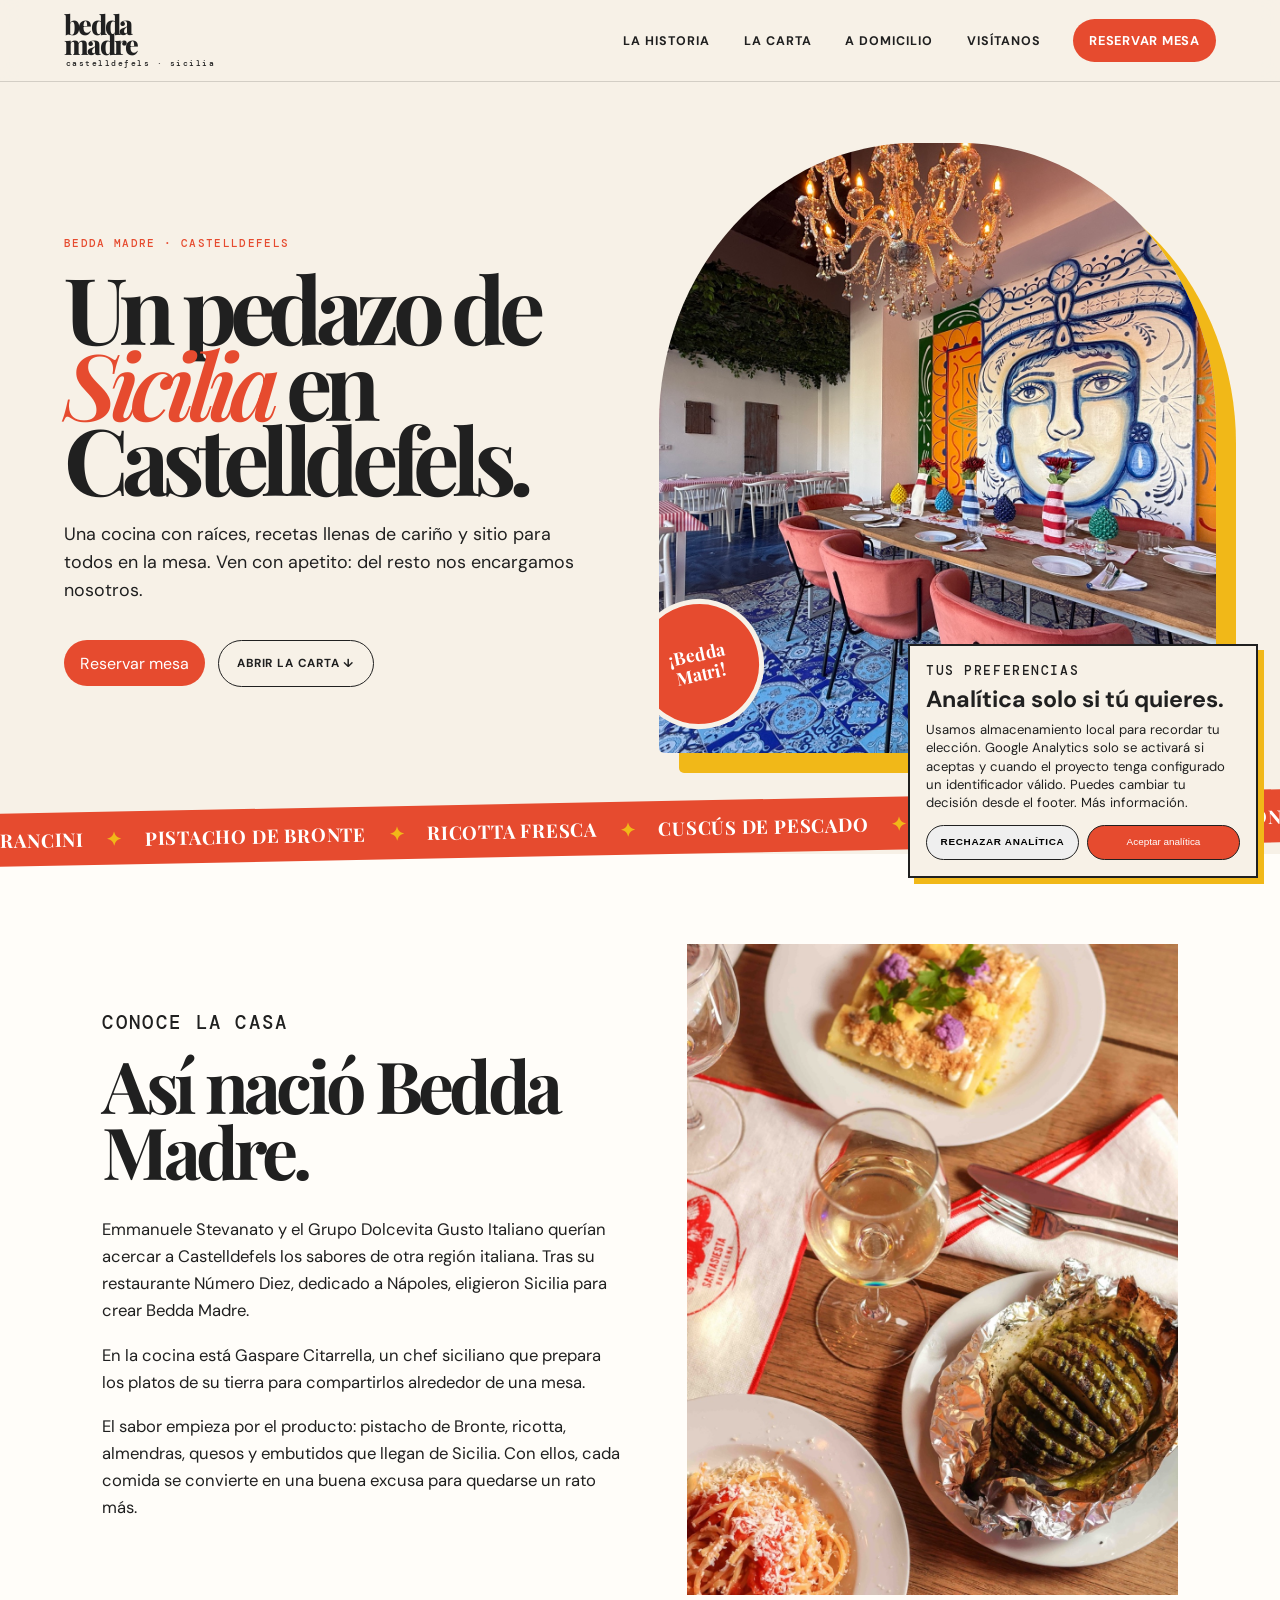
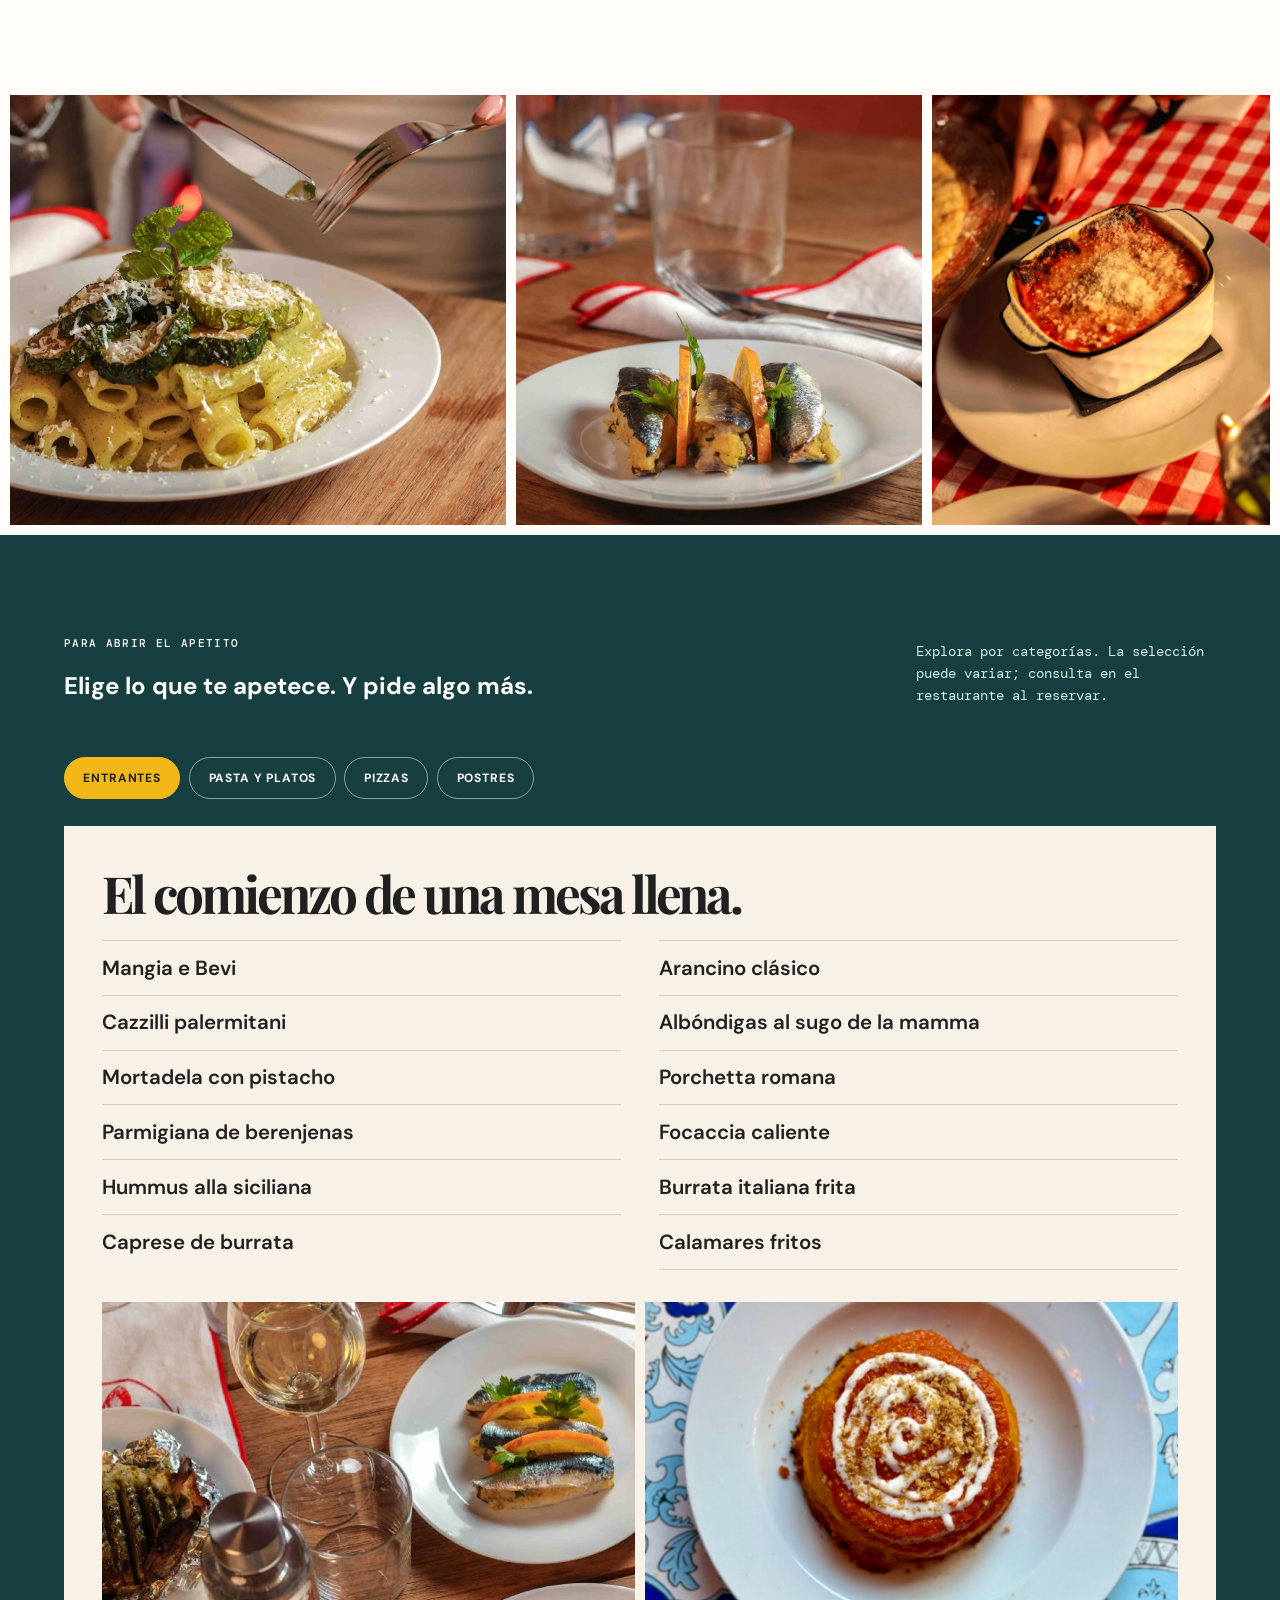
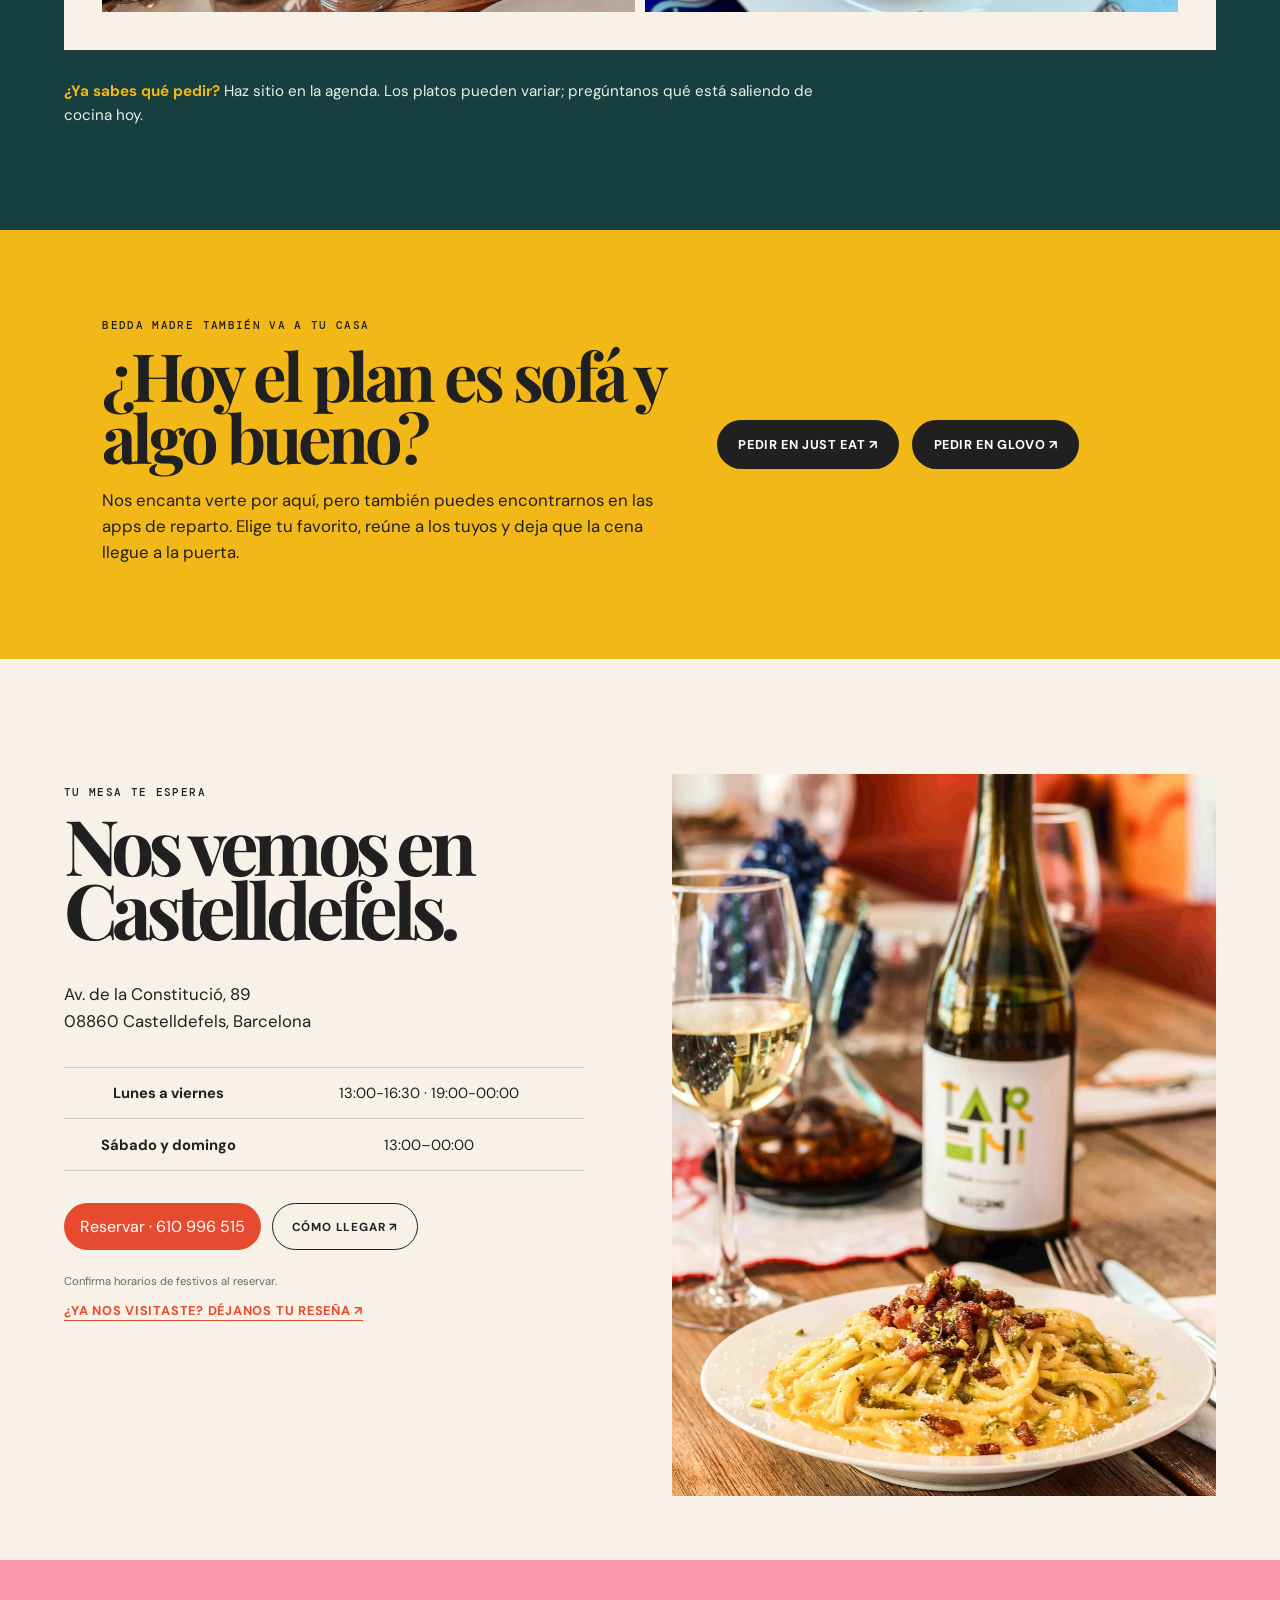
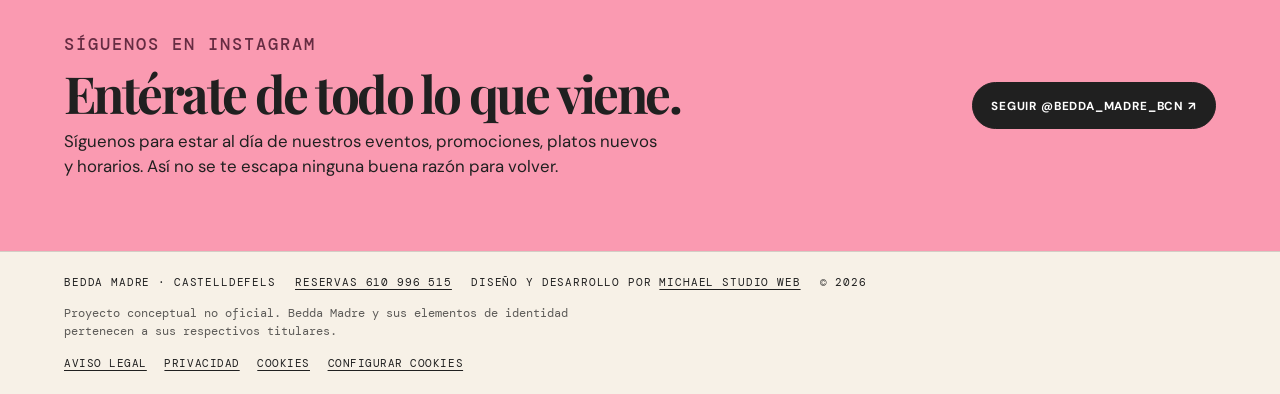
<file: index.html>
<!doctype html>
<html lang="es">
  <head>
    <!-- Configuración básica del documento -->
    <meta charset="UTF-8" />
    <meta name="viewport" content="width=device-width, initial-scale=1.0" />

    <!-- SEO principal -->
    <title>Bedda Madre | Restaurante siciliano en Castelldefels</title>
    <meta name="description"
      content="Descubre Bedda Madre, restaurante siciliano en Castelldefels. Pizza al horno de barro, pasta, arancini y recetas tradicionales. Reserva tu mesa." />
    <meta name="keywords"
      content="restaurante siciliano Castelldefels, restaurante italiano Castelldefels, pizza horno de barro Castelldefels, cocina siciliana, pasta italiana, arancini, Bedda Madre, restaurante Barcelona" />
    <meta name="author" content="Bedda Madre" />
    <meta name="robots" content="index, follow, max-image-preview:large" />

    <!-- Información para compartir la página en redes sociales -->
    <meta property="og:locale" content="es_ES" />
    <meta property="og:type" content="website" />
    <meta property="og:site_name" content="Bedda Madre" />
    <meta property="og:title" content="Bedda Madre | Restaurante siciliano en Castelldefels" />
    <meta property="og:description"
      content="Sabores de Sicilia, pizza al horno de barro y recetas tradicionales en Castelldefels. Ven con apetito: del resto nos encargamos nosotros." />
    <meta property="og:image" content="assets/salon.jpg" />

    <!-- Información para compartir la página en X y otras plataformas compatibles -->
    <meta name="twitter:card" content="summary_large_image" />
    <meta name="twitter:title" content="Bedda Madre | Restaurante siciliano en Castelldefels" />
    <meta name="twitter:description"
      content="Cocina siciliana, pizza al horno de barro y platos para compartir en Castelldefels." />
    <meta name="twitter:image" content="assets/salon.jpg" />

    <!-- Conexión anticipada con Google Fonts para mejorar la velocidad de carga -->
    <link rel="preconnect" href="https://fonts.googleapis.com" />
    <link rel="preconnect" href="https://fonts.gstatic.com" crossorigin />
    <link
      href="https://fonts.googleapis.com/css2?family=DM+Mono:wght@400;500&family=DM+Sans:opsz,wght@9..40,400;9..40,500;9..40,700&family=Playfair+Display:ital,wght@0,600;0,700;0,800;1,600;1,700&display=swap"
      rel="stylesheet" />
    <link rel="stylesheet" href="style.css" />
  </head>

<body>
  <header class="nav">
    <a class="logo" href="#inicio">bedda<br />madre<small>castelldefels · sicilia</small></a>
    <nav class="navlinks" aria-label="Navegación principal"><a href="#historia">La historia</a><a href="#carta">La
        carta</a><a href="#a-domicilio">A domicilio</a><a href="#visitanos">Visítanos</a></nav>
    <a class="reserve" href="tel:+34610996515">Reservar mesa</a>
  </header>
  <nav class="section-nav" aria-label="Secciones"><a href="#historia">La historia</a><a href="#carta">La carta</a><a
      href="#a-domicilio">A domicilio</a><a href="#visitanos">Visítanos</a></nav>
  <main id="inicio">
    <section class="hero">
      <div>
        <p class="eyebrow">Bedda Madre · Castelldefels</p>
        <h1>Un pedazo de <em>Sicilia</em> en Castelldefels.</h1>
        <p class="intro">Una cocina con raíces, recetas llenas de cariño y sitio para todos en la mesa. Ven con apetito:
          del resto nos encargamos nosotros.</p>
        <div class="hero-actions"><a class="reserve" href="tel:+34610996515">Reservar mesa</a><a class="button"
            href="#carta">Abrir la carta ↓</a></div>
      </div>
      <div class="hero-photo"><img src="assets/salon.jpg"
          alt="Salón de Bedda Madre con mural siciliano y mesas preparadas" fetchpriority="high" />
        <div class="hero-badge">¡Bedda<br />Matri!</div>
      </div>
    </section>
    <div class="ticker"><span>ARANCINI <i>✦</i> PISTACHO DE BRONTE <i>✦</i> RICOTTA FRESCA <i>✦</i> CUSCÚS DE PESCADO
        <i>✦</i> ARANCINI <i>✦</i> PISTACHO DE BRONTE <i>✦</i></span></div>
    <section class="story" id="historia">
      <div class="story-copy">
        <p class="label">Conoce la casa</p>
        <h2>Así nació Bedda Madre.</h2>
        <p>Emmanuele Stevanato y el Grupo Dolcevita Gusto Italiano querían acercar a Castelldefels los sabores de otra
          región italiana. Tras su restaurante Número Diez, dedicado a Nápoles, eligieron Sicilia para crear Bedda
          Madre.</p>
        <p>En la cocina está Gaspare Citarrella, un chef siciliano que prepara los platos de su tierra para compartirlos
          alrededor de una mesa.</p>
        <p>El sabor empieza por el producto: pistacho de Bronte, ricotta, almendras, quesos y embutidos que llegan de
          Sicilia. Con ellos, cada comida se convierte en una buena excusa para quedarse un rato más.</p>
      </div>
      <figure class="story-photo"><img src="assets/mesa-bedda.jpg"
          alt="Mesa de Bedda Madre con platos para compartir, vino y servilletas de la casa" loading="lazy" /></figure>
    </section>
    <div class="photo-strip" aria-label="Imágenes de Bedda Madre"><img src="assets/pasta.jpg"
        alt="Pasta con verduras y queso" loading="lazy" /><img src="assets/pescado.jpg"
        alt="Plato de pescado servido en mesa" loading="lazy" /><img src="assets/lasaña.jpg"
        alt="Lasaña siciliana servida en Bedda Madre" loading="lazy" /></div>
    <section class="menu" id="carta">
      <div class="menu-head">
        <div>
          <p class="label">Para abrir el apetito</p>
          <h2>Elige lo que te apetece. Y pide algo más.</h2>
        </div>
        <p class="menu-note">Explora por categorías. La selección puede variar; consulta en el restaurante al reservar.
        </p>
      </div>
      <div class="menu-tabs" role="tablist" aria-label="Categorías de la carta"><button type="button" role="tab"
          id="tab-entrantes" aria-controls="panel-entrantes" aria-selected="true">Entrantes</button><button
          type="button" role="tab" id="tab-pasta" aria-controls="panel-pasta" aria-selected="false">Pasta y
          platos</button><button type="button" role="tab" id="tab-pizzas" aria-controls="panel-pizzas"
          aria-selected="false">Pizzas</button><button type="button" role="tab" id="tab-postres"
          aria-controls="panel-postres" aria-selected="false">Postres</button></div>
      <div class="menu-panel" id="panel-entrantes" role="tabpanel" aria-labelledby="tab-entrantes">
        <h3>El comienzo de una mesa llena.</h3>
        <ul class="menu-list">
          <li>Mangia e Bevi</li>
          <li>Arancino clásico</li>
          <li>Cazzilli palermitani</li>
          <li>Albóndigas al sugo de la mamma</li>
          <li>Mortadela con pistacho</li>
          <li>Porchetta romana</li>
          <li>Parmigiana de berenjenas</li>
          <li>Focaccia caliente</li>
          <li>Hummus alla siciliana</li>
          <li>Burrata italiana frita</li>
          <li>Caprese de burrata</li>
          <li>Calamares fritos</li>
        </ul>
        <div class="menu-visual"><img src="assets/compartir.jpg" alt="Mesa con varios platos para compartir"
            loading="lazy" /><img src="assets/plato-azulejos.jpg" alt="Plato servido sobre azulejos azules"
            loading="lazy" /></div>
      </div>
      <div class="menu-panel" id="panel-pasta" role="tabpanel" aria-labelledby="tab-pasta" hidden>
        <h3>Para cuando el apetito va en serio.</h3>
        <ul class="menu-list">
          <li>Cuscús de pescado real</li>
          <li>Anelletti al horno</li>
          <li>Canelones con crema de brócoli</li>
          <li>Spaghetti al fuego</li>
          <li>Risotto con achicoria roja y salchicha</li>
          <li>Risotto a la carbonara</li>
          <li>Lasaña a la boloñesa</li>
          <li>Tagliatelle con funghi porcini</li>
          <li>Ravioli de ricotta</li>
          <li>Spaghetti a la carbonara</li>
          <li>Spaghetti con frutos del mar</li>
          <li>Ñoquis a la sorrentina</li>
        </ul>
        <div class="menu-visual"><img src="assets/canelones.jpg" alt="Plato de pasta con vegetales"
            loading="lazy" /><img src="assets/pasta-pistacho.jpg" alt="Pasta servida con pistacho" loading="lazy" />
        </div>
      </div>
      <div class="menu-panel" id="panel-pizzas" role="tabpanel" aria-labelledby="tab-pizzas" hidden>
        <h3>Una más para compartir.</h3>
        <h4>Clásicas</h4>
        <ul class="menu-list">
          <li>Margherita</li>
          <li>Marinara</li>
          <li>Prosciutto</li>
          <li>Atún y cebolla</li>
          <li>Cuatro quesos</li>
          <li>El Diablo 2.0</li>
        </ul>
        <h4>Especiales</h4>
        <ul class="menu-list">
          <li>Porchetta</li>
          <li>Huevos y trufa</li>
          <li>Amatriciana</li>
          <li>Carbonara</li>
          <li>Los Muertos</li>
          <li>Burrata Bomb</li>
          <li>Gambero Cocktail</li>
          <li>Mortazza</li>
          <li>Parmesana</li>
          <li>Milanese</li>
          <li>Frita Romana</li>
          <li>Calzone Carbonara</li>
        </ul>
        <div class="menu-visual"><img src="assets/horno.jpg" alt="Pizza saliendo del horno de barro"
            loading="lazy" /><img src="assets/pizza-mesa.jpg" alt="Pizza recién servida y cortada en la mesa"
            loading="lazy" /></div>
      </div>
      <div class="menu-panel" id="panel-postres" role="tabpanel" aria-labelledby="tab-postres" hidden>
        <h3>Siempre queda sitio para esto.</h3>
        <ul class="menu-list">
          <li>Cannoli de ricotta</li>
          <li>Biancomangiare</li>
          <li>Cassata en copa</li>
          <li>Tiramisú mágico de pistacho</li>
          <li>Tiramisú romano</li>
          <li>Crema catalana de pistacho</li>
          <li>Tiritas de pizza frita dulce</li>
          <li>Coulant de chocolate</li>
          <li>Brioche siciliana con helado de pistacho</li>
          <li>Sorbete de limón</li>
        </ul>
        <div class="menu-visual"><img src="assets/postre-chocolate.jpg" alt="Postre de chocolate con crema"
            loading="lazy" /><img src="assets/postre-pistacho.jpg" alt="Postre con pistacho servido en cazuela"
            loading="lazy" /></div>
      </div>
      <p class="menu-foot"><strong>¿Ya sabes qué pedir?</strong> Haz sitio en la agenda. Los platos pueden variar;
        pregúntanos qué está saliendo de cocina hoy.</p>
    </section>
    <section class="delivery" id="a-domicilio">
      <div>
        <p class="label">Bedda Madre también va a tu casa</p>
        <h2>¿Hoy el plan es sofá y algo bueno?</h2>
        <p>Nos encanta verte por aquí, pero también puedes encontrarnos en las apps de reparto. Elige tu favorito, reúne
          a los tuyos y deja que la cena llegue a la puerta.</p>
      </div>
      <div class="delivery-side">
        <div class="delivery-links"><a href="https://www.just-eat.es/restaurants-bedda-madre-castelldefels/menu"
            target="_blank" rel="noopener noreferrer">Pedir en Just Eat ↗</a><a
            href="https://glovoapp.com/es/es/castelldefels/stores/bedda-madre-castelldefels" target="_blank"
            rel="noopener noreferrer">Pedir en Glovo ↗</a></div>
      </div>
    </section>
    <section class="visit" id="visitanos">
      <div>
        <p class="label">Tu mesa te espera</p>
        <h2>Nos vemos en Castelldefels.</h2>
        <p class="address">Av. de la Constitució, 89<br />08860 Castelldefels, Barcelona</p>
        <div class="hours">
          <div class="hours-row"><strong>Lunes a viernes</strong><span>13:00-16:30 · 19:00-00:00</span></div>
          <div class="hours-row"><strong>Sábado y domingo</strong><span>13:00–00:00</span></div>
        </div>
        <div class="links"><a class="reserve" href="tel:+34610996515">Reservar · 610 996 515</a><a class="button"
            href="https://maps.app.goo.gl/CZUtZZiM7cAZkxnF6" target="_blank" rel="noopener noreferrer">Cómo llegar ↗</a>
        </div>
        <p class="site-credit">Confirma horarios de festivos al reservar.</p><a class="review-trigger"
          href="https://search.google.com/local/writereview?placeid=ChIJF66OZgCDpBIR7WjaZqlqGWE" target="_blank"
          rel="noopener noreferrer">¿Ya nos visitaste? Déjanos tu reseña ↗</a>
      </div>
      <div class="visit-art"><img src="assets/vino.jpg" alt="Pasta y vino en una mesa de Bedda Madre" loading="lazy" />
      </div>
    </section>
    <section class="instagram-callout">
      <div>
        <p class="label">Síguenos en Instagram</p>
        <h2>Entérate de todo lo que viene.</h2>
        <p>Síguenos para estar al día de nuestros eventos, promociones, platos nuevos y horarios. Así no se te escapa
          ninguna buena razón para volver.</p>
      </div><a class="button" href="https://www.instagram.com/bedda_madre_bcn/" target="_blank"
        rel="noopener noreferrer">Seguir @bedda_madre_bcn ↗</a>
    </section>
  </main>
  <footer class="footer">
    <div class="footer-main">
      <span>Bedda Madre · Castelldefels</span>
      <a href="tel:+34610996515">Reservas 610 996 515</a>
      <span>Diseño y desarrollo por <a href="https://michaelstudioweb.github.io" target="_blank"
          rel="noopener noreferrer">Michael Studio Web</a></span>
      <span>© 2026</span>
    </div>
    <p class="footer-disclaimer">Proyecto conceptual no oficial. Bedda Madre y sus elementos de identidad pertenecen a
      sus respectivos titulares.</p>
    <nav class="footer-legal" aria-label="Información legal">
      <a href="aviso-legal.html">Aviso legal</a>
      <a href="privacidad.html">Privacidad</a>
      <a href="cookies.html">Cookies</a>
      <button type="button" id="open-cookie-settings">Configurar cookies</button>
    </nav>
  </footer>
  <aside class="cookie-banner" id="cookie-banner" aria-labelledby="cookie-title" aria-describedby="cookie-description"
    role="dialog" aria-live="polite" hidden>
    <div>
      <p class="label">Tus preferencias</p>
      <h2 id="cookie-title">Analítica solo si tú quieres.</h2>
      <p id="cookie-description">Usamos almacenamiento local para recordar tu elección. Google Analytics solo se
        activará si aceptas y cuando el proyecto tenga configurado un identificador válido. Puedes cambiar tu decisión
        desde el footer. <a href="cookies.html">Más información</a>.</p>
    </div>
    <div class="cookie-actions">
      <button type="button" class="button cookie-reject" id="reject-cookies">Rechazar analítica</button>
      <button type="button" class="reserve cookie-accept" id="accept-cookies">Aceptar analítica</button>
    </div>
  </aside>
  <script>
    const menuTabs = [...document.querySelectorAll('.menu-tabs [role="tab"]')];
    menuTabs.forEach((tab, index) => {
      tab.addEventListener('click', () => activateTab(tab));
      tab.addEventListener('keydown', event => {
        if (!['ArrowLeft', 'ArrowRight', 'Home', 'End'].includes(event.key)) return;
        event.preventDefault();
        const next = event.key === 'Home' ? 0 : event.key === 'End' ? menuTabs.length - 1 : (index + (event.key === 'ArrowRight' ? 1 : -1) + menuTabs.length) % menuTabs.length;
        activateTab(menuTabs[next]);
        menuTabs[next].focus();
      });
    });
    function activateTab(active) {
      menuTabs.forEach(tab => {
        const selected = tab === active;
        tab.setAttribute('aria-selected', String(selected));
        tab.tabIndex = selected ? 0 : -1;
        document.getElementById(tab.getAttribute('aria-controls')).hidden = !selected;
      });
    }
    activateTab(menuTabs[0]);
  </script>
  <script src="analytics-consent.js" defer></script>
</body>

</html>
</file>
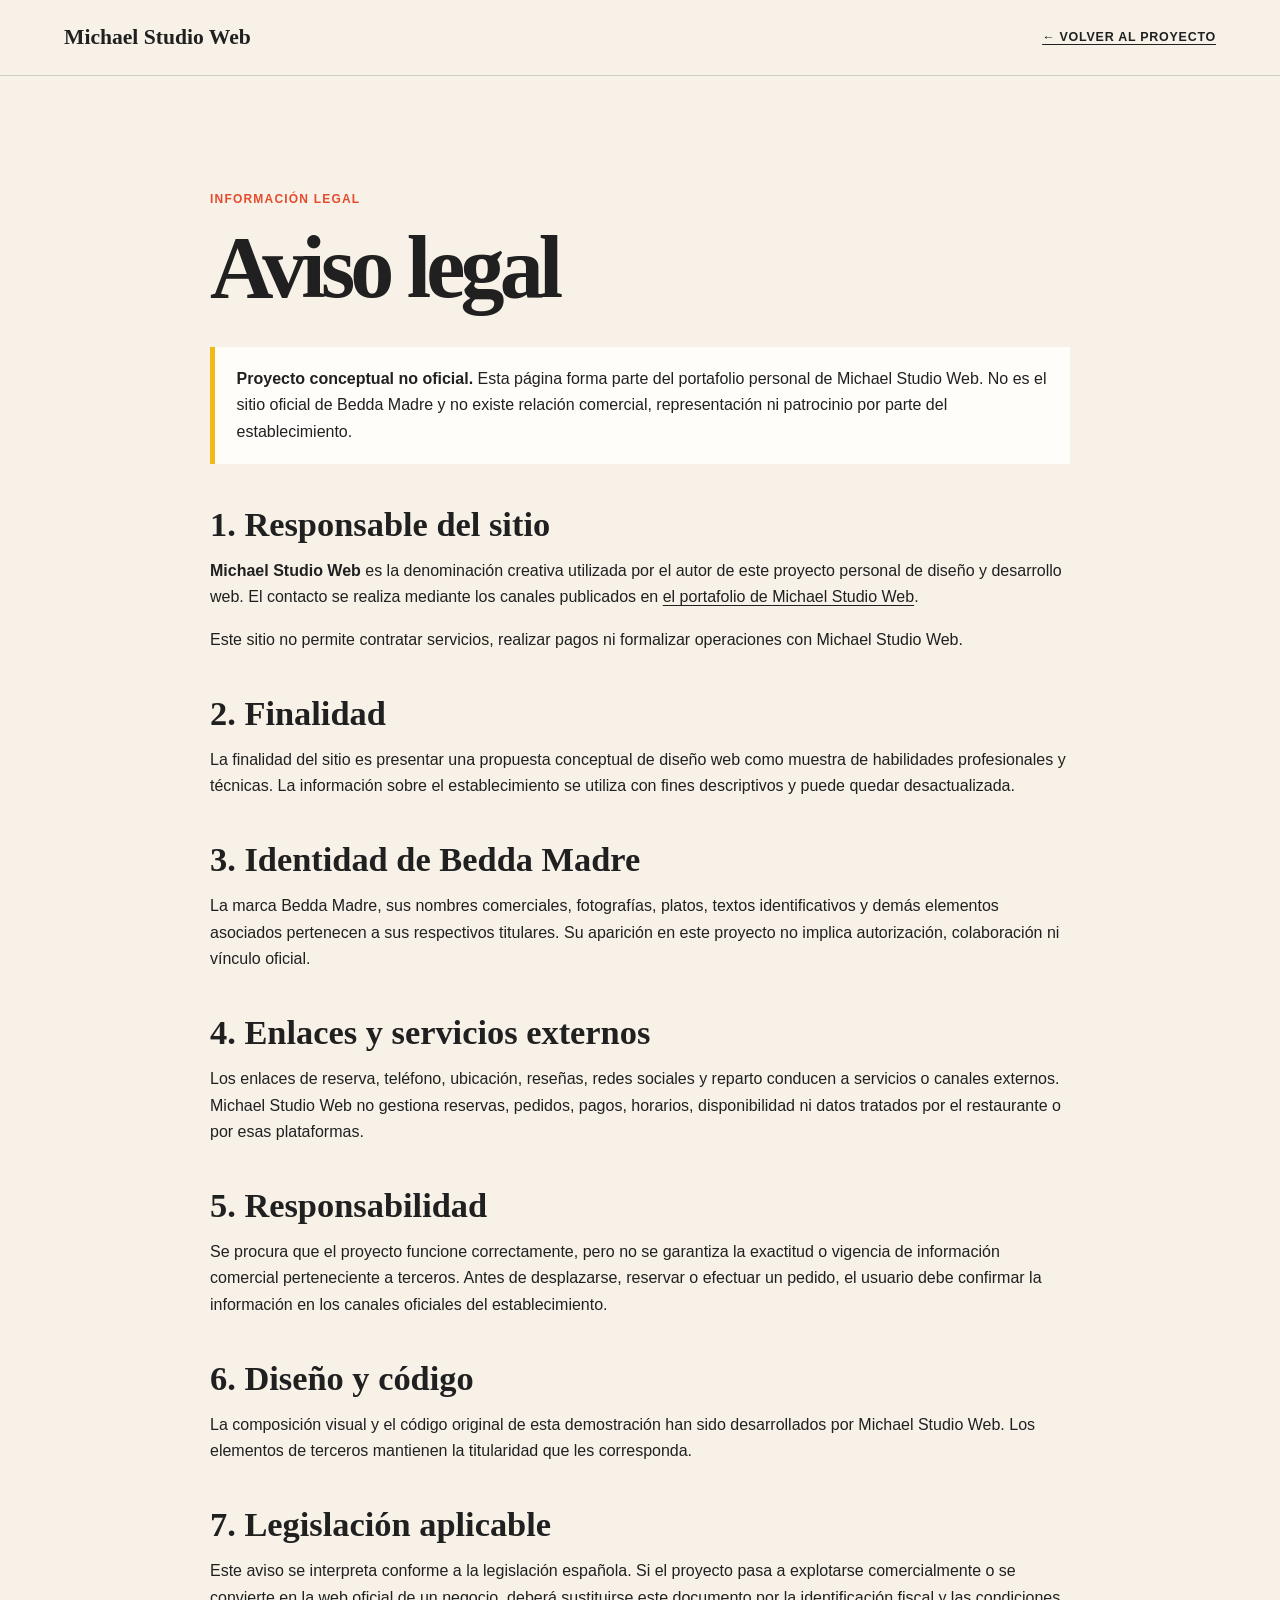
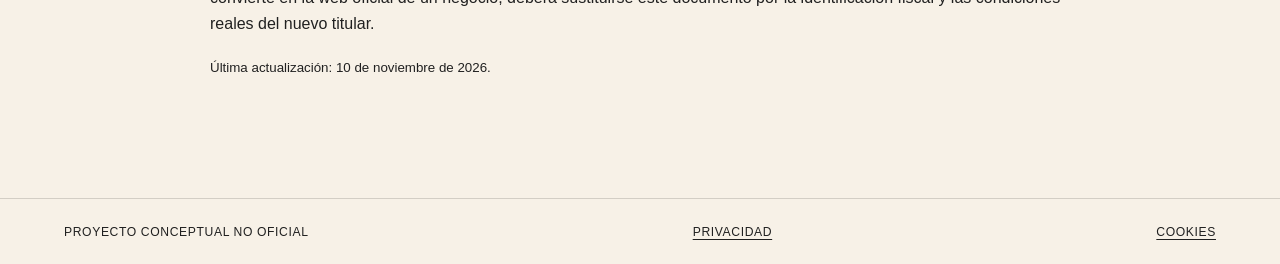
<file: aviso-legal.html>
<!doctype html>
<html lang="es">
  <head>
    <meta charset="UTF-8" />
    <meta name="viewport" content="width=device-width, initial-scale=1.0" />
    <meta name="robots" content="noindex, follow" />
    <meta name="description" content="Aviso legal del proyecto conceptual Bedda Madre creado por Michael Studio Web." />
    <title>Aviso legal · Proyecto conceptual Bedda Madre</title>
    <link rel="stylesheet" href="legal.css" />
  </head>
  <body>
    <header class="legal-header"><a class="brand" href="index.html">Michael Studio Web</a><a class="back" href="index.html">← Volver al proyecto</a></header>
    <main class="legal-main">
      <p class="kicker">Información legal</p>
      <h1>Aviso legal</h1>
      <div class="notice"><strong>Proyecto conceptual no oficial.</strong> Esta página forma parte del portafolio personal de Michael Studio Web. No es el sitio oficial de Bedda Madre y no existe relación comercial, representación ni patrocinio por parte del establecimiento.</div>

      <h2>1. Responsable del sitio</h2>
      <p><strong>Michael Studio Web</strong> es la denominación creativa utilizada por el autor de este proyecto personal de diseño y desarrollo web. El contacto se realiza mediante los canales publicados en <a href="https://michael-studioweb.michaelromero.chatgpt.site" target="_blank" rel="noopener noreferrer">el portafolio de Michael Studio Web</a>.</p>
      <p>Este sitio no permite contratar servicios, realizar pagos ni formalizar operaciones con Michael Studio Web.</p>

      <h2>2. Finalidad</h2>
      <p>La finalidad del sitio es presentar una propuesta conceptual de diseño web como muestra de habilidades profesionales y técnicas. La información sobre el establecimiento se utiliza con fines descriptivos y puede quedar desactualizada.</p>

      <h2>3. Identidad de Bedda Madre</h2>
      <p>La marca Bedda Madre, sus nombres comerciales, fotografías, platos, textos identificativos y demás elementos asociados pertenecen a sus respectivos titulares. Su aparición en este proyecto no implica autorización, colaboración ni vínculo oficial.</p>

      <h2>4. Enlaces y servicios externos</h2>
      <p>Los enlaces de reserva, teléfono, ubicación, reseñas, redes sociales y reparto conducen a servicios o canales externos. Michael Studio Web no gestiona reservas, pedidos, pagos, horarios, disponibilidad ni datos tratados por el restaurante o por esas plataformas.</p>

      <h2>5. Responsabilidad</h2>
      <p>Se procura que el proyecto funcione correctamente, pero no se garantiza la exactitud o vigencia de información comercial perteneciente a terceros. Antes de desplazarse, reservar o efectuar un pedido, el usuario debe confirmar la información en los canales oficiales del establecimiento.</p>

      <h2>6. Diseño y código</h2>
      <p>La composición visual y el código original de esta demostración han sido desarrollados por Michael Studio Web. Los elementos de terceros mantienen la titularidad que les corresponda.</p>

      <h2>7. Legislación aplicable</h2>
      <p>Este aviso se interpreta conforme a la legislación española. Si el proyecto pasa a explotarse comercialmente o se convierte en la web oficial de un negocio, deberá sustituirse este documento por la identificación fiscal y las condiciones reales del nuevo titular.</p>

      <p><small>Última actualización: 10 de noviembre de 2026.</small></p>
    </main>
    <footer class="legal-footer"><span>Proyecto conceptual no oficial</span><a href="privacidad.html">Privacidad</a><a href="cookies.html">Cookies</a></footer>
  </body>
</html>
</file>
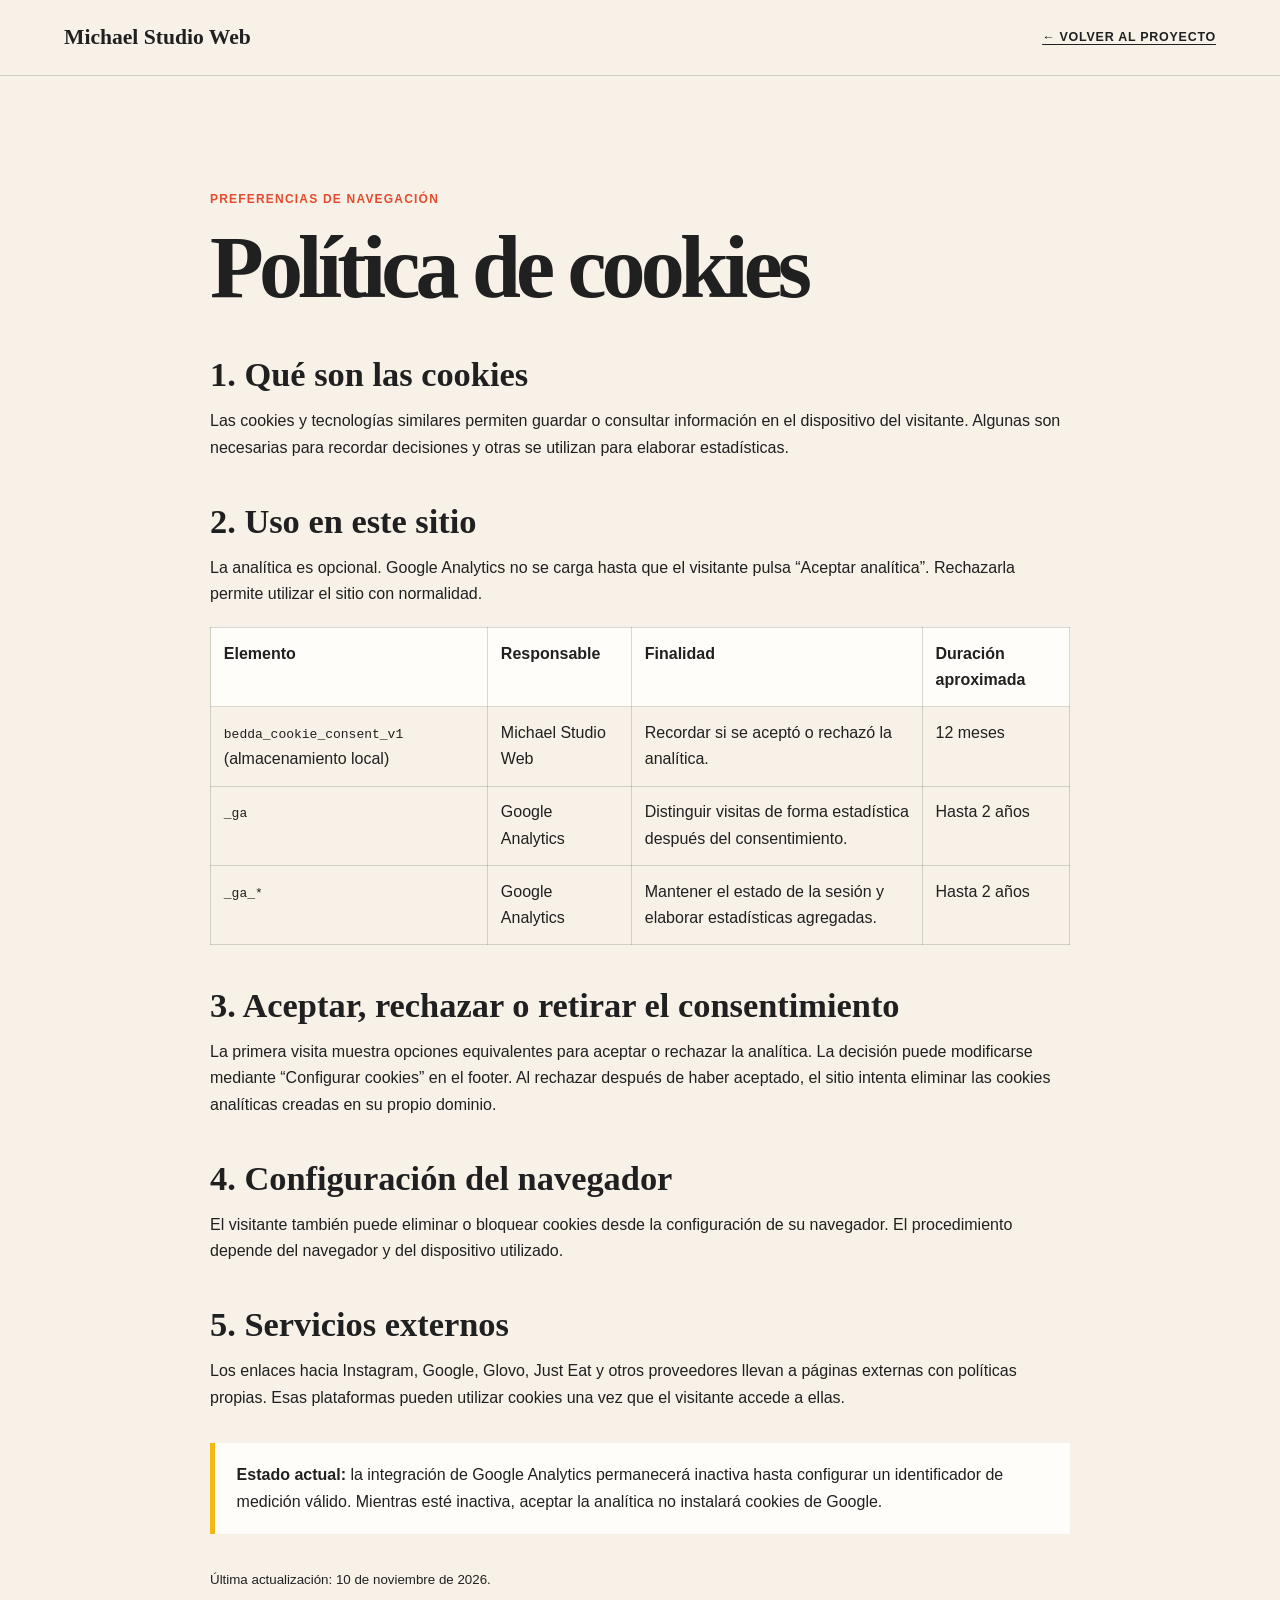
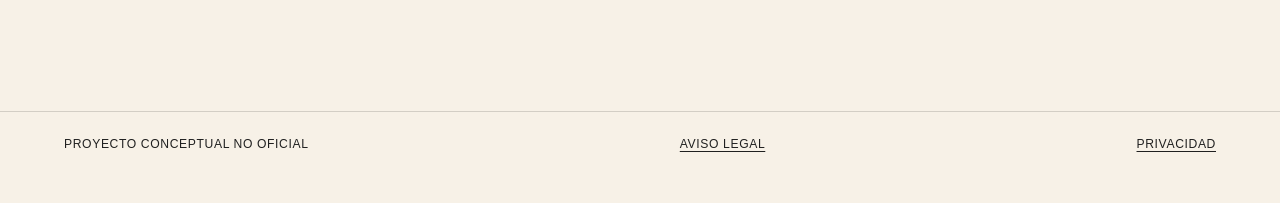
<file: cookies.html>
<!doctype html>
<html lang="es">
  <head>
    <meta charset="UTF-8" />
    <meta name="viewport" content="width=device-width, initial-scale=1.0" />
    <meta name="robots" content="noindex, follow" />
    <meta name="description" content="Política de cookies del proyecto conceptual Bedda Madre." />
    <title>Cookies · Proyecto conceptual Bedda Madre</title>
    <link rel="stylesheet" href="legal.css" />
  </head>
  <body>
    <header class="legal-header"><a class="brand" href="index.html">Michael Studio Web</a><a class="back" href="index.html">← Volver al proyecto</a></header>
    <main class="legal-main">
      <p class="kicker">Preferencias de navegación</p>
      <h1>Política de cookies</h1>

      <h2>1. Qué son las cookies</h2>
      <p>Las cookies y tecnologías similares permiten guardar o consultar información en el dispositivo del visitante. Algunas son necesarias para recordar decisiones y otras se utilizan para elaborar estadísticas.</p>

      <h2>2. Uso en este sitio</h2>
      <p>La analítica es opcional. Google Analytics no se carga hasta que el visitante pulsa “Aceptar analítica”. Rechazarla permite utilizar el sitio con normalidad.</p>

      <table class="legal-table">
        <thead><tr><th>Elemento</th><th>Responsable</th><th>Finalidad</th><th>Duración aproximada</th></tr></thead>
        <tbody>
          <tr><td><code>bedda_cookie_consent_v1</code> (almacenamiento local)</td><td>Michael Studio Web</td><td>Recordar si se aceptó o rechazó la analítica.</td><td>12 meses</td></tr>
          <tr><td><code>_ga</code></td><td>Google Analytics</td><td>Distinguir visitas de forma estadística después del consentimiento.</td><td>Hasta 2 años</td></tr>
          <tr><td><code>_ga_*</code></td><td>Google Analytics</td><td>Mantener el estado de la sesión y elaborar estadísticas agregadas.</td><td>Hasta 2 años</td></tr>
        </tbody>
      </table>

      <h2>3. Aceptar, rechazar o retirar el consentimiento</h2>
      <p>La primera visita muestra opciones equivalentes para aceptar o rechazar la analítica. La decisión puede modificarse mediante “Configurar cookies” en el footer. Al rechazar después de haber aceptado, el sitio intenta eliminar las cookies analíticas creadas en su propio dominio.</p>

      <h2>4. Configuración del navegador</h2>
      <p>El visitante también puede eliminar o bloquear cookies desde la configuración de su navegador. El procedimiento depende del navegador y del dispositivo utilizado.</p>

      <h2>5. Servicios externos</h2>
      <p>Los enlaces hacia Instagram, Google, Glovo, Just Eat y otros proveedores llevan a páginas externas con políticas propias. Esas plataformas pueden utilizar cookies una vez que el visitante accede a ellas.</p>

      <div class="notice"><strong>Estado actual:</strong> la integración de Google Analytics permanecerá inactiva hasta configurar un identificador de medición válido. Mientras esté inactiva, aceptar la analítica no instalará cookies de Google.</div>

      <p><small>Última actualización: 10 de noviembre de 2026.</small></p>
    </main>
    <footer class="legal-footer"><span>Proyecto conceptual no oficial</span><a href="aviso-legal.html">Aviso legal</a><a href="privacidad.html">Privacidad</a></footer>
  </body>
</html>
</file>
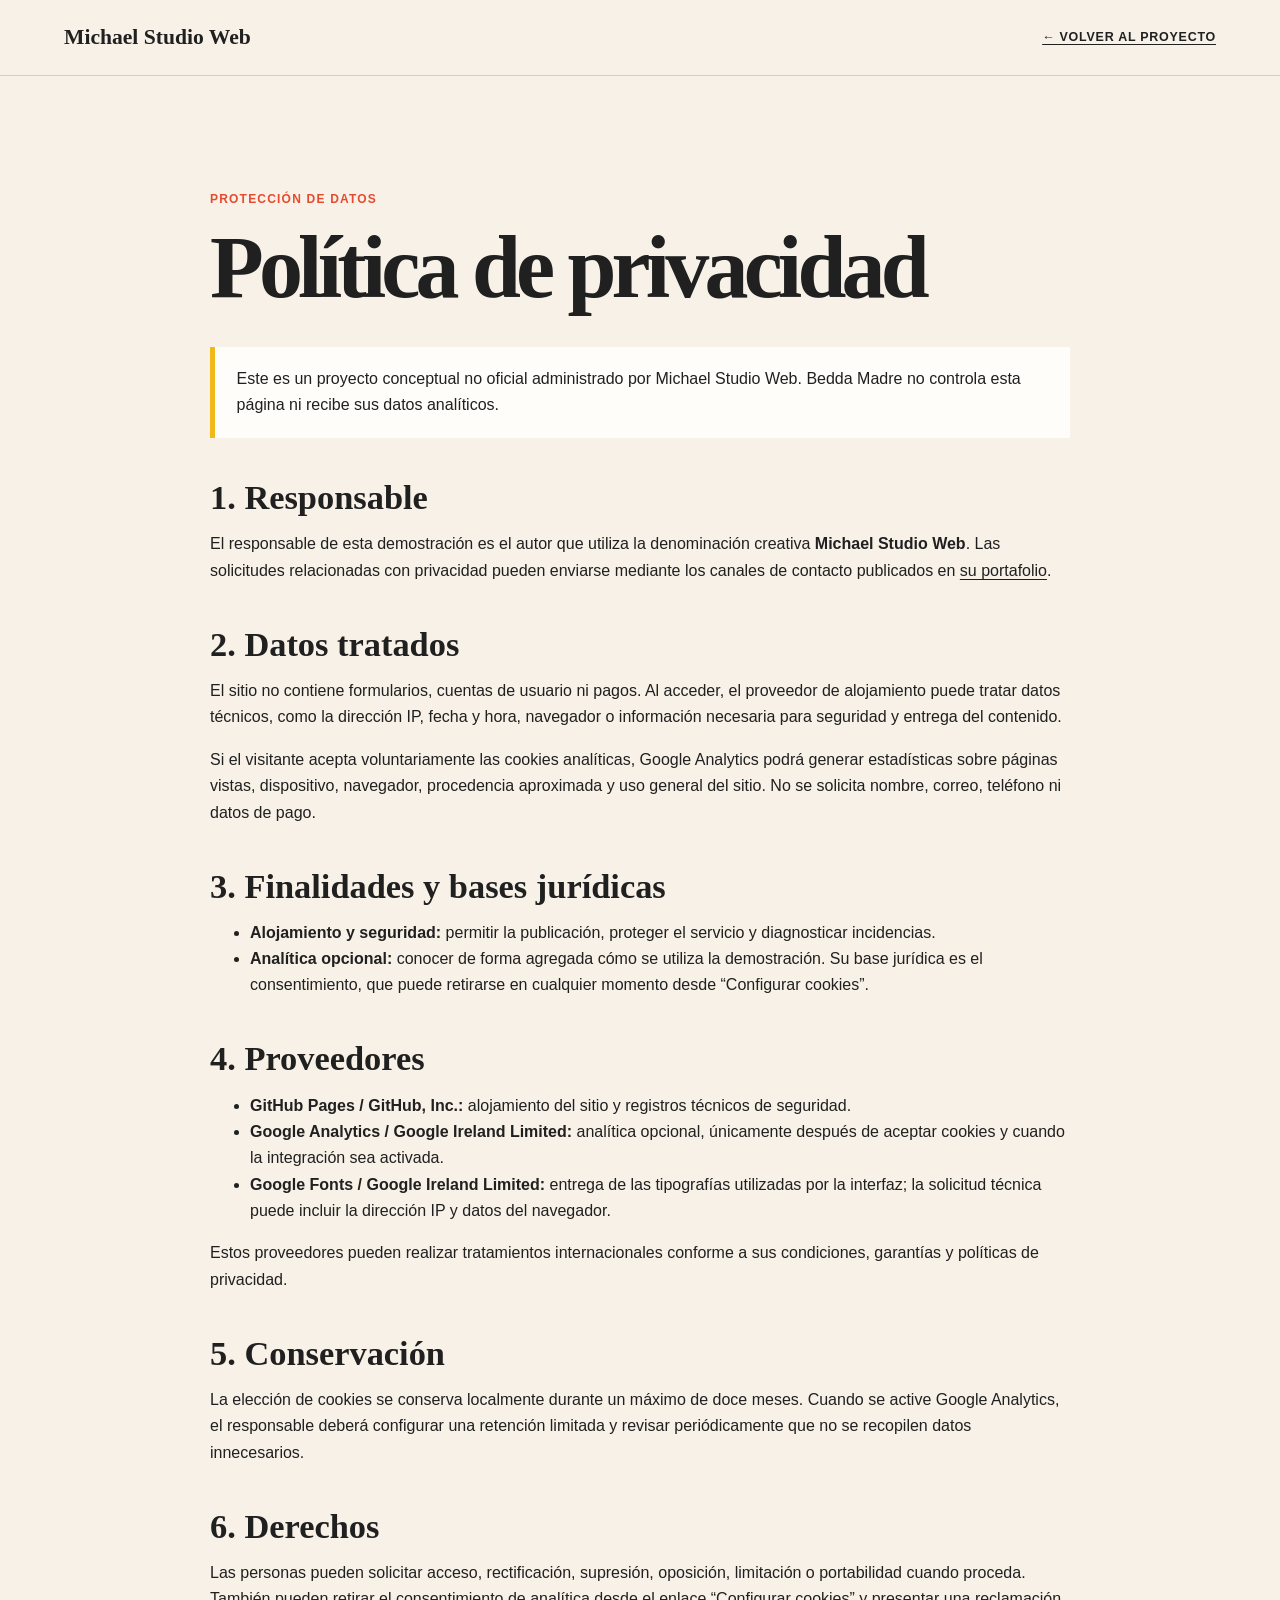
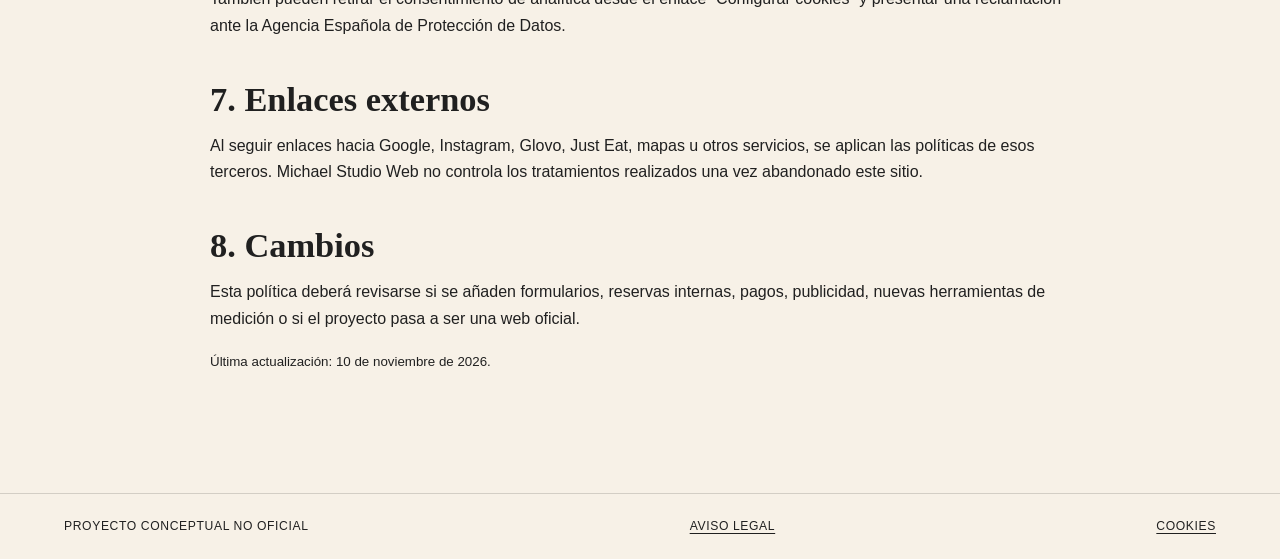
<file: privacidad.html>
<!doctype html>
<html lang="es">
  <head>
    <meta charset="UTF-8" />
    <meta name="viewport" content="width=device-width, initial-scale=1.0" />
    <meta name="robots" content="noindex, follow" />
    <meta name="description" content="Política de privacidad del proyecto conceptual Bedda Madre." />
    <title>Privacidad · Proyecto conceptual Bedda Madre</title>
    <link rel="stylesheet" href="legal.css" />
  </head>
  <body>
    <header class="legal-header"><a class="brand" href="index.html">Michael Studio Web</a><a class="back" href="index.html">← Volver al proyecto</a></header>
    <main class="legal-main">
      <p class="kicker">Protección de datos</p>
      <h1>Política de privacidad</h1>
      <div class="notice">Este es un proyecto conceptual no oficial administrado por Michael Studio Web. Bedda Madre no controla esta página ni recibe sus datos analíticos.</div>

      <h2>1. Responsable</h2>
      <p>El responsable de esta demostración es el autor que utiliza la denominación creativa <strong>Michael Studio Web</strong>. Las solicitudes relacionadas con privacidad pueden enviarse mediante los canales de contacto publicados en <a href="https://michael-studioweb.michaelromero.chatgpt.site" target="_blank" rel="noopener noreferrer">su portafolio</a>.</p>

      <h2>2. Datos tratados</h2>
      <p>El sitio no contiene formularios, cuentas de usuario ni pagos. Al acceder, el proveedor de alojamiento puede tratar datos técnicos, como la dirección IP, fecha y hora, navegador o información necesaria para seguridad y entrega del contenido.</p>
      <p>Si el visitante acepta voluntariamente las cookies analíticas, Google Analytics podrá generar estadísticas sobre páginas vistas, dispositivo, navegador, procedencia aproximada y uso general del sitio. No se solicita nombre, correo, teléfono ni datos de pago.</p>

      <h2>3. Finalidades y bases jurídicas</h2>
      <ul>
        <li><strong>Alojamiento y seguridad:</strong> permitir la publicación, proteger el servicio y diagnosticar incidencias.</li>
        <li><strong>Analítica opcional:</strong> conocer de forma agregada cómo se utiliza la demostración. Su base jurídica es el consentimiento, que puede retirarse en cualquier momento desde “Configurar cookies”.</li>
      </ul>

      <h2>4. Proveedores</h2>
      <ul>
        <li><strong>GitHub Pages / GitHub, Inc.:</strong> alojamiento del sitio y registros técnicos de seguridad.</li>
        <li><strong>Google Analytics / Google Ireland Limited:</strong> analítica opcional, únicamente después de aceptar cookies y cuando la integración sea activada.</li>
        <li><strong>Google Fonts / Google Ireland Limited:</strong> entrega de las tipografías utilizadas por la interfaz; la solicitud técnica puede incluir la dirección IP y datos del navegador.</li>
      </ul>
      <p>Estos proveedores pueden realizar tratamientos internacionales conforme a sus condiciones, garantías y políticas de privacidad.</p>

      <h2>5. Conservación</h2>
      <p>La elección de cookies se conserva localmente durante un máximo de doce meses. Cuando se active Google Analytics, el responsable deberá configurar una retención limitada y revisar periódicamente que no se recopilen datos innecesarios.</p>

      <h2>6. Derechos</h2>
      <p>Las personas pueden solicitar acceso, rectificación, supresión, oposición, limitación o portabilidad cuando proceda. También pueden retirar el consentimiento de analítica desde el enlace “Configurar cookies” y presentar una reclamación ante la Agencia Española de Protección de Datos.</p>

      <h2>7. Enlaces externos</h2>
      <p>Al seguir enlaces hacia Google, Instagram, Glovo, Just Eat, mapas u otros servicios, se aplican las políticas de esos terceros. Michael Studio Web no controla los tratamientos realizados una vez abandonado este sitio.</p>

      <h2>8. Cambios</h2>
      <p>Esta política deberá revisarse si se añaden formularios, reservas internas, pagos, publicidad, nuevas herramientas de medición o si el proyecto pasa a ser una web oficial.</p>

      <p><small>Última actualización: 10 de noviembre de 2026.</small></p>
    </main>
    <footer class="legal-footer"><span>Proyecto conceptual no oficial</span><a href="aviso-legal.html">Aviso legal</a><a href="cookies.html">Cookies</a></footer>
  </body>
</html>
</file>
<file: style.css>
/* Colores y valores que se reutilizan en toda la web.
   Cambia estos valores para actualizar la paleta de forma global. */
:root {
  --ink:#202020;
  --cream:#f7f1e7;
  --paper:#fffdf9;
  --tomato:#e64b2f;
  --sun:#f1b818;
  --sea:#276a68;
  --pink:#fa9ab1;
  --line:rgba(32,32,32,.17);
}
*{
  box-sizing:border-box
}
html{
  scroll-behavior:smooth
}
body{
  margin:0;
  background:var(--cream);
  color:var(--ink);
  font-family:"DM Sans",sans-serif
}
a{
  color:inherit;
  text-decoration:none
}
/* Cabecera: logo, enlaces y botón para reservar. */
.nav{
  height:82px;
  padding:0 5vw;
  display:flex;
  align-items:center;
  justify-content:space-between;
  border-bottom:1px solid var(--line);
  position:relative;
  z-index:3;
  background:rgba(247,241,231,.9);
  backdrop-filter:blur(12px)
}
.logo{
  font-family:"Playfair Display",serif;
  font-size:1.7rem;
  font-weight:800;
  letter-spacing:-.06em;
  line-height:.76
}
.logo small{
  display:block;
  font-family:"DM Mono",monospace;
  font-size:.52rem;
  font-weight:500;
  letter-spacing:.18em;
  margin-left:.12rem;
  margin-top:.38rem
}
.navlinks{
  display:flex;
  align-items:center;
  gap:2.1rem;
  font-size:.78rem;
  font-weight:700;
  text-transform:uppercase;
  letter-spacing:.08em
}
.reserve{
  display:inline-flex;
  align-items:center;
  justify-content:center;
  background:var(--tomato);
  color:#fff;
  padding:.8rem 1rem;
  border-radius:99px;
  transition:transform .2s
}
.reserve:hover{
  transform:rotate(-3deg) scale(1.04)
}
/* Portada: texto principal y distribución de la imagen. */
.hero{
  min-height:690px;
  padding:4vw 5vw 3vw;
  display:grid;
  grid-template-columns:1.15fr .85fr;
  gap:3vw;
  overflow:hidden;
  position:relative
}
.eyebrow,.label{
  font:500 .7rem "DM Mono",monospace;
  letter-spacing:.12em;
  text-transform:uppercase
}
.eyebrow{
  color:var(--tomato);
  margin-top:2vw
}
.hero h1{
  font:700 clamp(3.7rem,8.2vw,8rem)/.82 "Playfair Display",serif;
  letter-spacing:-.08em;
  max-width:780px;
  margin:1.2rem 0 1.6rem
}
.hero h1 em{
  color:var(--tomato);
  font-weight:600
}
.intro{
  font-size:1.05rem;
  line-height:1.55;
  max-width:470px;
  margin:0 0 2.2rem
}
.hero-actions{
  display:flex;
  gap:.8rem;
  align-items:center
}
.button{
  border:1px solid var(--ink);
  padding:.9rem 1.15rem;
  border-radius:99px;
  text-transform:uppercase;
  letter-spacing:.07em;
  font-size:.73rem;
  font-weight:700;
  transition:.2s
}
.button:hover{
  background:var(--ink);
  color:var(--cream)
}
/* Elementos decorativos de la portada construidos con CSS. */
.art{
  position:relative;
  min-height:535px;
  margin-top:1vw
}
.sun{
  width:340px;
  height:340px;
  position:absolute;
  background:var(--sun);
  border-radius:50%;
  right:5%;
  top:4%;
  box-shadow:15px 12px 0 var(--tomato)
}
.arch{
  height:410px;
  width:285px;
  border-radius:160px 160px 0 0;
  background:var(--sea);
  position:absolute;
  bottom:0;
  left:8%;
  overflow:hidden;
  border:8px solid var(--paper)
}
.arch:before{
  content:"";
  position:absolute;
  inset:20px 22px 0;
  background:repeating-linear-gradient(45deg, #f7f1e7 0 8px, #f1b818 8px 16px, #e64b2f 16px 24px);
  border-radius:120px 120px 0 0
}
.face{
  position:absolute;
  width:182px;
  height:237px;
  border-radius:49% 51% 45% 45%;
  background:var(--pink);
  right:10%;
  bottom:14%;
  transform:rotate(9deg);
  border:5px solid var(--ink);
  z-index:2
}
.face:before{
  content:"";
  position:absolute;
  width:31px;
  height:18px;
  border:4px solid var(--ink);
  border-radius:50%;
  border-bottom:0;
  top:83px;
  left:38px;
  box-shadow:63px 1px 0 -4px var(--pink),63px 0 0 0 var(--ink)
}
.face:after{
  content:"";
  position:absolute;
  width:50px;
  height:25px;
  border:4px solid var(--ink);
  border-top:0;
  border-radius:0 0 50px 50px;
  top:132px;
  left:62px
}
.stamp{
  position:absolute;
  right:0;
  bottom:2%;
  z-index:3;
  width:140px;
  height:140px;
  border-radius:50%;
  background:var(--paper);
  border:1px dashed var(--ink);
  display:grid;
  place-items:center;
  text-align:center;
  font:500 .65rem/1.3 "DM Mono",monospace;
  transform:rotate(12deg)
}
.stamp b{
  display:block;
  font:800 2.1rem/1 "Playfair Display",serif;
  color:var(--tomato)
}
/* Banda roja con el mensaje que se desplaza visualmente. */
.ticker{
  overflow:hidden;
  background:var(--tomato);
  color:#fff;
  white-space:nowrap;
  padding:.85rem 0;
  transform:rotate(-1.1deg) scale(1.02);
  position:relative;
  z-index:2
}
.ticker span{
  font:700 1.15rem "Playfair Display",serif;
  letter-spacing:.03em
}
.ticker i{
  font-style:normal;
  color:var(--sun);
  padding:0 1.1rem
}
/* Sección que presenta la historia del restaurante. */
.story{
  display:grid;
  grid-template-columns:.9fr 1.1fr;
  padding:10vw 10vw 8vw;
  gap:8vw;
  background:var(--paper)
}
.story h2,.menu-title h2{
  font:700 clamp(2.5rem,5vw,5rem)/.92 "Playfair Display",serif;
  letter-spacing:-.065em;
  margin:.8rem 0
}
.story-copy{
  font-size:1.08rem;
  line-height:1.65;
  padding-top:3.1rem
}
.story-copy p:first-child{
  font-size:1.35rem;
  line-height:1.45;
  font-weight:500
}
.quote{
  margin-top:2.5rem;
  border-left:4px solid var(--sun);
  padding:1rem 1.4rem;
  font:600 1.65rem/1.15 "Playfair Display",serif
}
/* Presentación general de la carta y sus platos destacados. */
.menu{
  padding:8vw 5vw;
  background:var(--sea);
  color:#fff
}
.menu-head{
  display:flex;
  justify-content:space-between;
  align-items:end;
  gap:2rem;
  margin-bottom:3.2rem
}
.menu h2{
  max-width:520px
}
.menu-note{
  font:400 .9rem/1.5 "DM Mono",monospace;
  max-width:210px;
  color:#d2ece8
}
.plates{
  display:grid;
  grid-template-columns:repeat(3,1fr);
  gap:1.2rem
}
.plate{
  background:#f8ead1;
  color:var(--ink);
  min-height:315px;
  padding:1.5rem;
  display:flex;
  flex-direction:column;
  justify-content:space-between;
  position:relative;
  overflow:hidden
}
.plate:nth-child(2){
  background:var(--pink)
}
.plate:nth-child(3){
  background:var(--sun)
}
.plate .number{
  font:500 .65rem "DM Mono",monospace
}
.plate h3{
  font:700 clamp(1.8rem,3.3vw,3rem)/.92 "Playfair Display",serif;
  letter-spacing:-.06em;
  margin:0;
  position:relative;
  z-index:1
}
.plate p{
  font-size:.9rem;
  line-height:1.45;
  margin:0;
  max-width:250px;
  position:relative;
  z-index:1
}
.plate:after{
  content:"✦";
  font:9rem "Playfair Display",serif;
  position:absolute;
  right:-14px;
  top:28px;
  opacity:.16
}
.plate:nth-child(2):after{
  content:"●"
}
.plate:nth-child(3):after{
  content:"≈"
}
/* Dirección, horarios, contacto y elementos del pie de página. */
.visit{
  padding:9vw 5vw 5vw;
  display:grid;
  grid-template-columns:1fr 1fr;
  gap:5vw;
  background:var(--cream)
}
.visit h2{
  font:700 clamp(3.1rem,6vw,6rem)/.84 "Playfair Display",serif;
  letter-spacing:-.075em;
  margin:.8rem 0 2.5rem
}
.address{
  font-size:1.05rem;
  line-height:1.6;
  margin:0 0 1.4rem
}
.links{
  display:flex;
  gap:.7rem;
  flex-wrap:wrap
}
.visit-art{
  min-height:390px;
  background:var(--tomato);
  position:relative;
  overflow:hidden;
  display:grid;
  place-items:center
}
.visit-art:before{
  content:"";
  width:300px;
  height:300px;
  border:38px solid var(--sun);
  border-radius:50%;
  position:absolute
}
.visit-art:after{
  content:"SICILIA";
  color:var(--cream);
  font:700 4.4rem "Playfair Display",serif;
  letter-spacing:-.1em;
  transform:rotate(-9deg);
  z-index:1
}
.footer{
  padding:1.5rem 5vw;
  display:flex;
  justify-content:space-between;
  align-items:center;
  border-top:1px solid var(--line);
  font:.66rem "DM Mono",monospace;
  text-transform:uppercase;
  letter-spacing:.08em
}
.footer a{
  text-decoration:underline;
  text-underline-offset:3px
}
/* Ajustes generales para pantallas pequeñas (móvil). */
@media(max-width:760px){
  .nav{
    height:70px
  }
  .navlinks a:not(.reserve){
    display:none
  }
  .navlinks{
    gap:0
  }
  .hero{
    grid-template-columns:1fr;
    min-height:auto;
    padding:8vw 6vw 0
  }
  .hero h1{
    font-size:clamp(3.6rem,15vw,6rem)
  }
  .art{
    min-height:390px;
    margin:0
  }
  .sun{
    width:240px;
    height:240px;
    right:-14%;
    top:6%
  }
  .arch{
    height:310px;
    width:210px;
    left:0
  }
  .face{
    width:139px;
    height:182px;
    right:6%;
    bottom:17%
  }
  .face:before{
    transform:scale(.76);
    transform-origin:0 0;
    top:67px;
    left:27px
  }
  .face:after{
    transform:scale(.76);
    transform-origin:0 0;
    top:106px;
    left:49px
  }
  .stamp{
    width:104px;
    height:104px;
    font-size:.49rem
  }
  .stamp b{
    font-size:1.5rem
  }
  .story,.visit{
    grid-template-columns:1fr;
    padding:16vw 7vw;
    gap:1rem
  }
  .story-copy{
    padding-top:0
  }
  .menu{
    padding:16vw 7vw
  }
  .menu-head{
    display:block
  }
  .menu-note{
    margin-top:1rem
  }
  .plates{
    grid-template-columns:1fr
  }
  .plate{
    min-height:230px
  }
  .visit-art{
    min-height:270px
  }
  .visit-art:before{
    width:205px;
    height:205px;
    border-width:28px
  }
  .visit-art:after{
    font-size:3.2rem
  }
  .footer{
    padding:1.2rem 7vw;
    gap:1rem;
    align-items:flex-start;
    flex-direction:column
  }
  .quote{
    font-size:1.35rem
  }
}
/* Ajustes visuales de las fotografías y del contenido real del restaurante. */
.hero{
  align-items:center;
  grid-template-columns:1fr 1fr;
  min-height:720px
}
.hero h1{
  font-size:clamp(3.6rem,7.2vw,7rem)
}
.hero-photo{
  height:610px;
  position:relative;
  overflow:hidden;
  border-radius:46% 46% 5px 5px;
  box-shadow:20px 20px 0 var(--sun)
}
.hero-photo img{
  width:100%;
  height:100%;
  object-fit:cover;
  object-position:60% center
}
.hero-badge{
  position:absolute;
  left:-25px;
  bottom:24px;
  background:var(--tomato);
  color:#fff;
  z-index:1;
  border-radius:50%;
  width:130px;
  height:130px;
  display:grid;
  place-items:center;
  text-align:center;
  font:700 1.1rem/1.15 "Playfair Display",serif;
  transform:rotate(-12deg);
  border:5px solid var(--cream)
}
.story{
  grid-template-columns:.85fr 1.15fr;
  padding:8vw 8vw 7vw
}
.story h2{
  font-size:clamp(3rem,5.6vw,5.5rem)
}
.story-copy{
  padding-top:0
}
.story-copy p:first-child{
  font-size:1.2rem
}
.story .mini-photo{
  width:100%;
  height:320px;
  object-fit:cover;
  margin-top:2rem
}
.quote{
  color:var(--tomato);
  border-color:var(--tomato)
}
.photo-strip{
  display:grid;
  grid-template-columns:1.1fr .9fr .75fr;
  gap:10px;
  padding:10px;
  background:var(--paper)
}
.photo-strip img{
  width:100%;
  height:430px;
  object-fit:cover
}
.photo-strip img:last-child{
  object-position:center 45%
}
/* Carta interactiva: pestañas, platos y paneles que se alternan. */
.menu{
  padding:7vw 5vw 8vw
}
.menu h2{
  max-width:700px
}
.plates{
  gap:1rem
}
.plate{
  padding:0;
  min-height:450px;
  display:block;
  background:var(--cream)!important
}
.plate:after{
  display:none
}
.plate img{
  width:100%;
  height:285px;
  object-fit:cover;
  display:block
}
.plate-body{
  padding:1.3rem 1.5rem 1.6rem
}
.plate .number{
  color:var(--tomato);
  text-transform:uppercase
}
.plate h3{
  font-size:clamp(1.55rem,2.3vw,2.4rem);
  margin:.6rem 0
}
.plate p{
  max-width:none
}
.menu-foot{
  font-size:.95rem;
  line-height:1.6;
  max-width:760px;
  margin:2.7rem 0 0;
  color:#e8f1e7
}
.menu-foot strong{
  color:var(--sun)
}
.experience{
  display:grid;
  grid-template-columns:1fr 1fr;
  gap:0;
  background:var(--paper)
}
.experience-photo{
  min-height:600px
}
.experience-photo img{
  width:100%;
  height:100%;
  object-fit:cover
}
.experience-copy{
  padding:8vw 7vw;
  align-self:center
}
.experience h2{
  font:700 clamp(2.7rem,5vw,5rem)/.93 "Playfair Display",serif;
  letter-spacing:-.06em;
  margin:1rem 0 2rem
}
.experience p:not(.label){
  font-size:1.05rem;
  line-height:1.65;
  max-width:540px
}
.experience .label{
  color:var(--tomato)
}
.visit-art{
  background:none
}
.visit-art:before,.visit-art:after{
  display:none
}
.visit-art img{
  width:100%;
  height:100%;
  object-fit:cover
}
.site-credit{
  font-size:.7rem;
  margin-top:1.5rem;
  opacity:.65
}
.button:focus-visible,.reserve:focus-visible,.navlinks a:focus-visible{
  outline:3px solid var(--sun);
  outline-offset:4px
}
@media(max-width:760px){
  .hero{
    grid-template-columns:1fr;
    padding:10vw 7vw 11vw;
    gap:2rem;
    min-height:0
  }
  .hero h1{
    font-size:clamp(3.5rem,14vw,6rem)
  }
  .hero-photo{
    height:460px;
    box-shadow:12px 12px 0 var(--sun)
  }
  .hero-badge{
    left:-12px;
    bottom:12px;
    width:100px;
    height:100px;
    font-size:.85rem
  }
  .hero-actions{
    flex-wrap:wrap
  }
  .story{
    grid-template-columns:1fr;
    padding:18vw 7vw
  }
  .story .mini-photo{
    height:270px
  }
  .photo-strip{
    grid-template-columns:1fr 1fr;
    gap:6px;
    padding:6px
  }
  .photo-strip img{
    height:230px
  }
  .photo-strip img:last-child{
    grid-column:1/-1;
    height:260px
  }
  .menu{
    padding:17vw 7vw
  }
  .plate{
    min-height:auto
  }
  .plate img{
    height:270px
  }
  .experience{
    grid-template-columns:1fr
  }
  .experience-photo{
    min-height:350px;
    height:350px
  }
  .experience-copy{
    padding:15vw 7vw
  }
  .visit-art{
    height:300px
  }
  .footer{
    font-size:.62rem
  }
}
.hero-photo img{
  object-position:center
}
.menu{
  background:#173f40
}
.menu-head{
  margin-bottom:2rem
}
.menu-note{
  max-width:300px
}
/* Pestañas de la carta: el color indica cuál categoría está seleccionada. */
.menu-tabs{
  display:flex;
  gap:.55rem;
  overflow:auto;
  padding:.25rem 0 1.7rem;
  scrollbar-width:thin
}
.menu-tabs button{
  flex:none;
  border:1px solid rgba(255,255,255,.5);
  background:transparent;
  color:white;
  padding:.75rem 1.15rem;
  border-radius:99px;
  font:700 .75rem "DM Sans",sans-serif;
  letter-spacing:.07em;
  text-transform:uppercase;
  cursor:pointer
}
.menu-tabs button[aria-selected="true"]{
  background:var(--sun);
  border-color:var(--sun);
  color:var(--ink)
}
.menu-tabs button:focus-visible{
  outline:3px solid var(--pink);
  outline-offset:3px
}
.menu-panel{
  background:var(--cream);
  color:var(--ink);
  padding:clamp(1.3rem,3vw,3rem)
}
.menu-panel[hidden]{
  display:none
}
.menu-panel h3{
  font:700 clamp(2.2rem,4vw,4rem)/.95 "Playfair Display",serif;
  letter-spacing:-.06em;
  margin:.3rem 0 1.4rem
}
.menu-panel h4{
  font:700 .75rem "DM Mono",monospace;
  letter-spacing:.12em;
  text-transform:uppercase;
  color:var(--tomato);
  margin:1.8rem 0 .7rem
}
.menu-list{
  display:grid;
  grid-template-columns:repeat(2,minmax(0,1fr));
  gap:0 2.4rem;
  list-style:none;
  padding:0;
  margin:0
}
.menu-list li{
  font:600 clamp(1rem,1.6vw,1.3rem)/1.3 "DM Sans",sans-serif;
  border-top:1px solid var(--line);
  padding:.85rem 0
}
.menu-list li:last-child{
  border-bottom:1px solid var(--line)
}
.menu-visual{
  display:grid;
  grid-template-columns:1fr 1fr;
  gap:10px;
  margin-top:2rem
}
.menu-visual img{
  height:310px;
  width:100%;
  object-fit:cover
}
.menu-foot{
  margin-top:1.8rem
}
/* Sección dedicada al horno y a la preparación de las pizzas. */
.oven-section{
  display:grid;
  grid-template-columns:1fr 1fr;
  background:#241b17;
  color:#fff
}
.oven-section img{
  width:100%;
  height:100%;
  min-height:540px;
  object-fit:cover
}
.oven-copy{
  padding:8vw 7vw;
  align-self:center
}
.oven-copy h2{
  font:700 clamp(3rem,5.6vw,5.8rem)/.9 "Playfair Display",serif;
  letter-spacing:-.06em;
  margin:1rem 0 1.5rem
}
.oven-copy p:not(.label){
  max-width:500px;
  font-size:1.08rem;
  line-height:1.6
}
.oven-copy .label{
  color:var(--sun)
}
.visit{
  align-items:center
}
.hours{
  border-top:1px solid var(--line);
  border-bottom:1px solid var(--line);
  margin:2rem 0;
  padding:1rem 0;
  max-width:520px
}
.hours-row{
  display:flex;
  justify-content:space-between;
  gap:1rem;
  padding:.55rem 0;
  font-size:.92rem
}
.hours-row strong{
  font-weight:700
}
.visit-art img{
  object-position:center
}
.instagram-callout{
  background:var(--pink);
  color:var(--ink);
  display:flex;
  align-items:center;
  justify-content:space-between;
  gap:2rem;
  padding:3.5rem 5vw
}
.instagram-callout h2{
  font:700 clamp(2rem,4vw,4rem)/.95 "Playfair Display",serif;
  letter-spacing:-.05em;
  margin:.7rem 0
}
.instagram-callout p{
  margin:0;
  max-width:600px;
  line-height:1.5
}
.instagram-callout .button{
  white-space:nowrap;
  background:var(--ink);
  color:#fff
}
.instagram-callout .button:hover{
  background:var(--tomato);
  border-color:var(--tomato)
}
@media(max-width:760px){
  .menu-list{
    grid-template-columns:1fr
  }
  .menu-visual img{
    height:190px
  }
  .oven-section{
    grid-template-columns:1fr
  }
  .oven-section img{
    min-height:0;
    height:360px
  }
  .oven-copy{
    padding:14vw 7vw
  }
  .instagram-callout{
    display:block;
    padding:14vw 7vw
  }
  .instagram-callout .button{
    display:inline-block;
    margin-top:1.5rem
  }
  .hours-row{
    display:block
  }
  .hours-row span{
    display:block;
    margin-top:.35rem
  }
}
.hero h1{
  max-width:680px
}
.hero .intro{
  font-size:1.12rem;
  max-width:520px
}
.review-trigger{
  background:none;
  border:0;
  padding:0;
  color:var(--tomato);
  font:700 .8rem "DM Sans",sans-serif;
  text-transform:uppercase;
  letter-spacing:.06em;
  text-decoration:underline;
  text-underline-offset:5px;
  cursor:pointer
}
/* Enlace de reseñas. */
.review-trigger:focus-visible{
  outline:3px solid var(--sun);
  outline-offset:4px
}
/* Historia y entrega: ajustes de composición para estas secciones. */
.story{
  grid-template-columns:1.03fr .97fr;
  gap:5vw;
  padding:7vw 8vw;
  align-items:stretch
}
.story-copy{
  display:flex;
  flex-direction:column;
  justify-content:center;
  padding:1rem 0
}
.story-copy h2{
  margin:.9rem 0 1.5rem
}
.story-copy p:not(.label){
  font-size:1.04rem;
  line-height:1.62;
  margin:.55rem 0
}
.story-copy .label{
  font:500 .7rem "DM Mono",monospace;
  letter-spacing:.12em;
  text-transform:uppercase;
  margin:0
}
.story-photo{
  min-height:610px;
  margin:0;
  overflow:hidden
}
.story-photo img{
  display:block;
  width:100%;
  height:100%;
  object-fit:cover;
  object-position:60% center
}
.story .quote{
  font-size:1.35rem;
  margin-top:1.5rem
}
.menu-visual img{
  height:310px
}
/* Sección de pedidos a domicilio y enlaces a las plataformas de reparto. */
.delivery{
  display:grid;
  grid-template-columns:1.1fr .9fr;
  gap:4vw;
  align-items:center;
  padding:6vw 8vw;
  background:var(--sun);
  color:var(--ink)
}
.delivery h2{
  font:700 clamp(2.8rem,5.2vw,5.2rem)/.93 "Playfair Display",serif;
  letter-spacing:-.06em;
  margin:.75rem 0 1.2rem
}
.delivery p:not(.label){
  font-size:1.05rem;
  line-height:1.55;
  max-width:600px
}
.delivery-links{
  display:flex;
  flex-wrap:wrap;
  gap:.8rem;
  align-items:center
}
.delivery-links a{
  display:inline-flex;
  padding:1rem 1.35rem;
  border-radius:99px;
  background:var(--ink);
  color:#fff;
  font-size:.8rem;
  text-transform:uppercase;
  font-weight:700;
  letter-spacing:.05em
}
.delivery-links a:hover{
  background:var(--tomato)
}
.hours-row{
  border-bottom:1px solid var(--line);
  font-variant-numeric:tabular-nums
}
.hours-row:last-child{
  border-bottom:0
}
.hours-row span{
  text-align:right
}
.instagram-callout{
  padding:4.5rem 5vw
}
.instagram-callout p{
  font-size:1.05rem
}
.instagram-callout .label{
  color:#662c42
}
@media(max-width:760px){
  .story{
    grid-template-columns:1fr;
    padding:14vw 7vw;
    gap:2.5rem
  }
  .story-copy{
    order:0
  }
  .story-photo{
    order:1;
    min-height:0;
    height:410px
  }
  .delivery{
    grid-template-columns:1fr;
    padding:14vw 7vw;
    gap:1rem
  }
  .hours-row span{
    text-align:left
  }
  .instagram-callout{
    padding:13vw 7vw
  }
}
/* Últimos ajustes de presentación para horarios, visita e imágenes. */
.visit{
  align-items:stretch
}
.visit-art{
  min-height:620px
}
.visit-art img{
  height:100%
}
.hours-row span{
  white-space:nowrap
}
@media(max-width:760px){
  .visit-art{
    min-height:300px
  }
  .hours-row span{
    white-space:normal
  }
}
.story-photo{
  min-height:540px
}
.story-photo img{
  object-position:center 55%
}
.delivery-side{
  display:grid;
  gap:1.25rem
}
.delivery-photo{
  display:block;
  width:100%;
  height:340px;
  object-fit:cover;
  object-position:center 58%
}
.visit-art{
  min-height:460px
}
.hours-row span{
  line-height:1.5
}
@media(max-width:760px){
  .story-photo{
    min-height:0;
    height:410px
  }
  .delivery-photo{
    height:320px
  }
  .visit-art{
    min-height:300px
  }
}
/* Ajustes de ancho y navegación para evitar desbordamientos laterales. */
html, body {
  overflow-x: hidden;
  overscroll-behavior-x: none;
}
main {
  overflow-x: clip;
}
main section > * {
  min-width: 0;
}
.section-nav {
  display: flex;
  justify-content: center;
  flex-wrap: wrap;
  background: var(--cream);
  border-bottom: 1px solid var(--line);
}
.section-nav a {
  padding: .85rem clamp(.45rem,2vw,1.8rem);
  font-size: .8rem;
  font-weight: 700;
}
.section-nav a:hover {
  text-decoration: underline;
}
.hours {
  padding: 0;
}
.hours-row {
  display: grid;
  grid-template-columns: 2fr 3fr;
  gap: .4rem;
  align-items: center;
  text-align: center;
  padding: .9rem .2rem;
}
.hours-row span {
  text-align: center;
  margin: 0;
}
/* Adaptaciones finales para móvil: carta, horarios y fotografías. */
@media(max-width:760px) {
  .hero h1 {
    font-size: clamp(2.75rem,12vw,5.5rem);
  }
  .menu-visual {
    grid-template-columns: minmax(0,1fr);
  }
  .menu-visual img {
    width: 100%;
    height: auto;
    aspect-ratio: 4/3;
  }
  .menu-visual img:nth-child(2), #panel-entrantes .menu-visual img:first-child {
    display: none;
  }
  #panel-entrantes .menu-visual img:nth-child(2) {
    display: block;
  }
  .hours-row {
    font-size: clamp(.78rem,3.2vw,.92rem);
  }
  .hours-row span {
    white-space: nowrap;
  }
  .visit-art {
    height: 450px;
    min-height: 0;
  }
  .visit-art img {
    display: block;
    width: 100%;
    height: 100%;
    object-fit: cover;
  }
}
.navlinks {
  margin-left: auto;
  margin-right: 2rem;
}
.nav > .reserve {
  font-size: .8rem;
  font-weight: 700;
  text-transform: uppercase;
  letter-spacing: .06em;
}
.section-nav {
  display: none;
}
/* En pantallas medianas o táctiles se muestra la navegación por secciones. */
@media (max-width: 1024px), (hover: none) and (pointer: coarse) {
  .navlinks {
    display: none;
  }
  .section-nav {
    display: flex;
  }
}

/* Información legal y preferencias de analítica. */
.footer {
  display: grid;
  gap: 1rem;
}
.footer-main {
  display: flex;
  align-items: center;
  justify-content: space-between;
  flex-wrap: wrap;
  gap: .7rem 1.2rem;
  width: 100%;
}
.footer-disclaimer {
  margin: 0;
  max-width: 80ch;
  font-size: .72rem;
  line-height: 1.55;
  text-transform: none;
  letter-spacing: 0;
  color: rgba(32, 32, 32, .72);
}
.footer-legal {
  display: flex;
  flex-wrap: wrap;
  gap: .65rem 1.1rem;
  align-items: center;
}
.footer-legal a,
.footer-legal button {
  border: 0;
  padding: 0;
  background: transparent;
  color: inherit;
  font: inherit;
  text-transform: uppercase;
  letter-spacing: .05em;
  text-decoration: underline;
  text-underline-offset: 3px;
  cursor: pointer;
}
.cookie-banner {
  position: fixed;
  z-index: 1000;
  right: 22px;
  bottom: 22px;
  width: min(350px, calc(100% - 2rem));
  max-height: calc(100vh - 2rem);
  overflow-y: auto;
  margin: 0;
  padding: 1rem;
  display: grid;
  grid-template-columns: 1fr;
  gap: .75rem;
  background: var(--cream);
  border: 2px solid var(--ink);
  box-shadow: 6px 6px 0 var(--sun);
}
.cookie-banner[hidden] {
  display: none;
}
.cookie-banner h2 {
  margin: .2rem 0 .45rem;
  font-size: 1.45rem;
}
.cookie-banner p {
  margin: 0;
  font-size: .82rem;
  line-height: 1.4;
}
.cookie-actions {
  display: grid;
  grid-template-columns: repeat(2, minmax(0, 1fr));
  gap: .5rem;
}
.cookie-actions .button,
.cookie-actions .reserve {
  border: 1px solid var(--ink);
  padding: .65rem .4rem;
  font-size: .62rem;
  line-height: 1.25;
  cursor: pointer;
}
@media (max-width: 760px) {
  .footer-main {
    align-items: flex-start;
    flex-direction: column;
  }
  .cookie-banner {
    align-items: stretch;
    right: 16px;
    bottom: 16px;
    max-height: calc(100vh - 2rem);
  }
}
</file>
<file: legal.css>
:root {
  --ink: #202020;
  --cream: #f7f1e7;
  --paper: #fffdf9;
  --tomato: #e64b2f;
  --sun: #f1b818;
  --line: rgba(32, 32, 32, .17);
}

* { box-sizing: border-box; }
html { scroll-behavior: smooth; }
body {
  margin: 0;
  background: var(--cream);
  color: var(--ink);
  font-family: Arial, Helvetica, sans-serif;
  line-height: 1.65;
}
a { color: inherit; text-underline-offset: 3px; }
.legal-header {
  min-height: 76px;
  padding: 1rem 5vw;
  display: flex;
  align-items: center;
  justify-content: space-between;
  gap: 1rem;
  border-bottom: 1px solid var(--line);
}
.brand {
  font-family: Georgia, "Times New Roman", serif;
  font-weight: 700;
  font-size: 1.35rem;
  text-decoration: none;
}
.back {
  font-size: .78rem;
  font-weight: 700;
  text-transform: uppercase;
  letter-spacing: .06em;
}
.legal-main {
  width: min(860px, calc(100% - 2rem));
  margin: 0 auto;
  padding: clamp(3rem, 8vw, 7rem) 0;
}
.kicker {
  color: var(--tomato);
  font-size: .75rem;
  font-weight: 700;
  text-transform: uppercase;
  letter-spacing: .1em;
}
h1, h2 { font-family: Georgia, "Times New Roman", serif; line-height: 1.05; }
h1 { font-size: clamp(2.8rem, 8vw, 5.5rem); letter-spacing: -.055em; margin: .7rem 0 2rem; }
h2 { font-size: clamp(1.5rem, 3vw, 2.15rem); margin: 2.6rem 0 .8rem; }
p, li { font-size: 1rem; }
.notice {
  margin: 2rem 0;
  padding: 1.2rem 1.35rem;
  background: var(--paper);
  border-left: 5px solid var(--sun);
}
.legal-table { width: 100%; border-collapse: collapse; margin: 1.2rem 0 2rem; }
.legal-table th, .legal-table td { padding: .8rem; border: 1px solid var(--line); text-align: left; vertical-align: top; }
.legal-table th { background: var(--paper); }
.legal-footer {
  padding: 1.4rem 5vw;
  border-top: 1px solid var(--line);
  display: flex;
  justify-content: space-between;
  flex-wrap: wrap;
  gap: 1rem;
  font-size: .76rem;
  text-transform: uppercase;
  letter-spacing: .05em;
}
@media (max-width: 600px) {
  .legal-header { align-items: flex-start; flex-direction: column; }
  .legal-table, .legal-table tbody, .legal-table tr, .legal-table th, .legal-table td { display: block; }
  .legal-table tr { margin-bottom: 1rem; }
}
</file>
